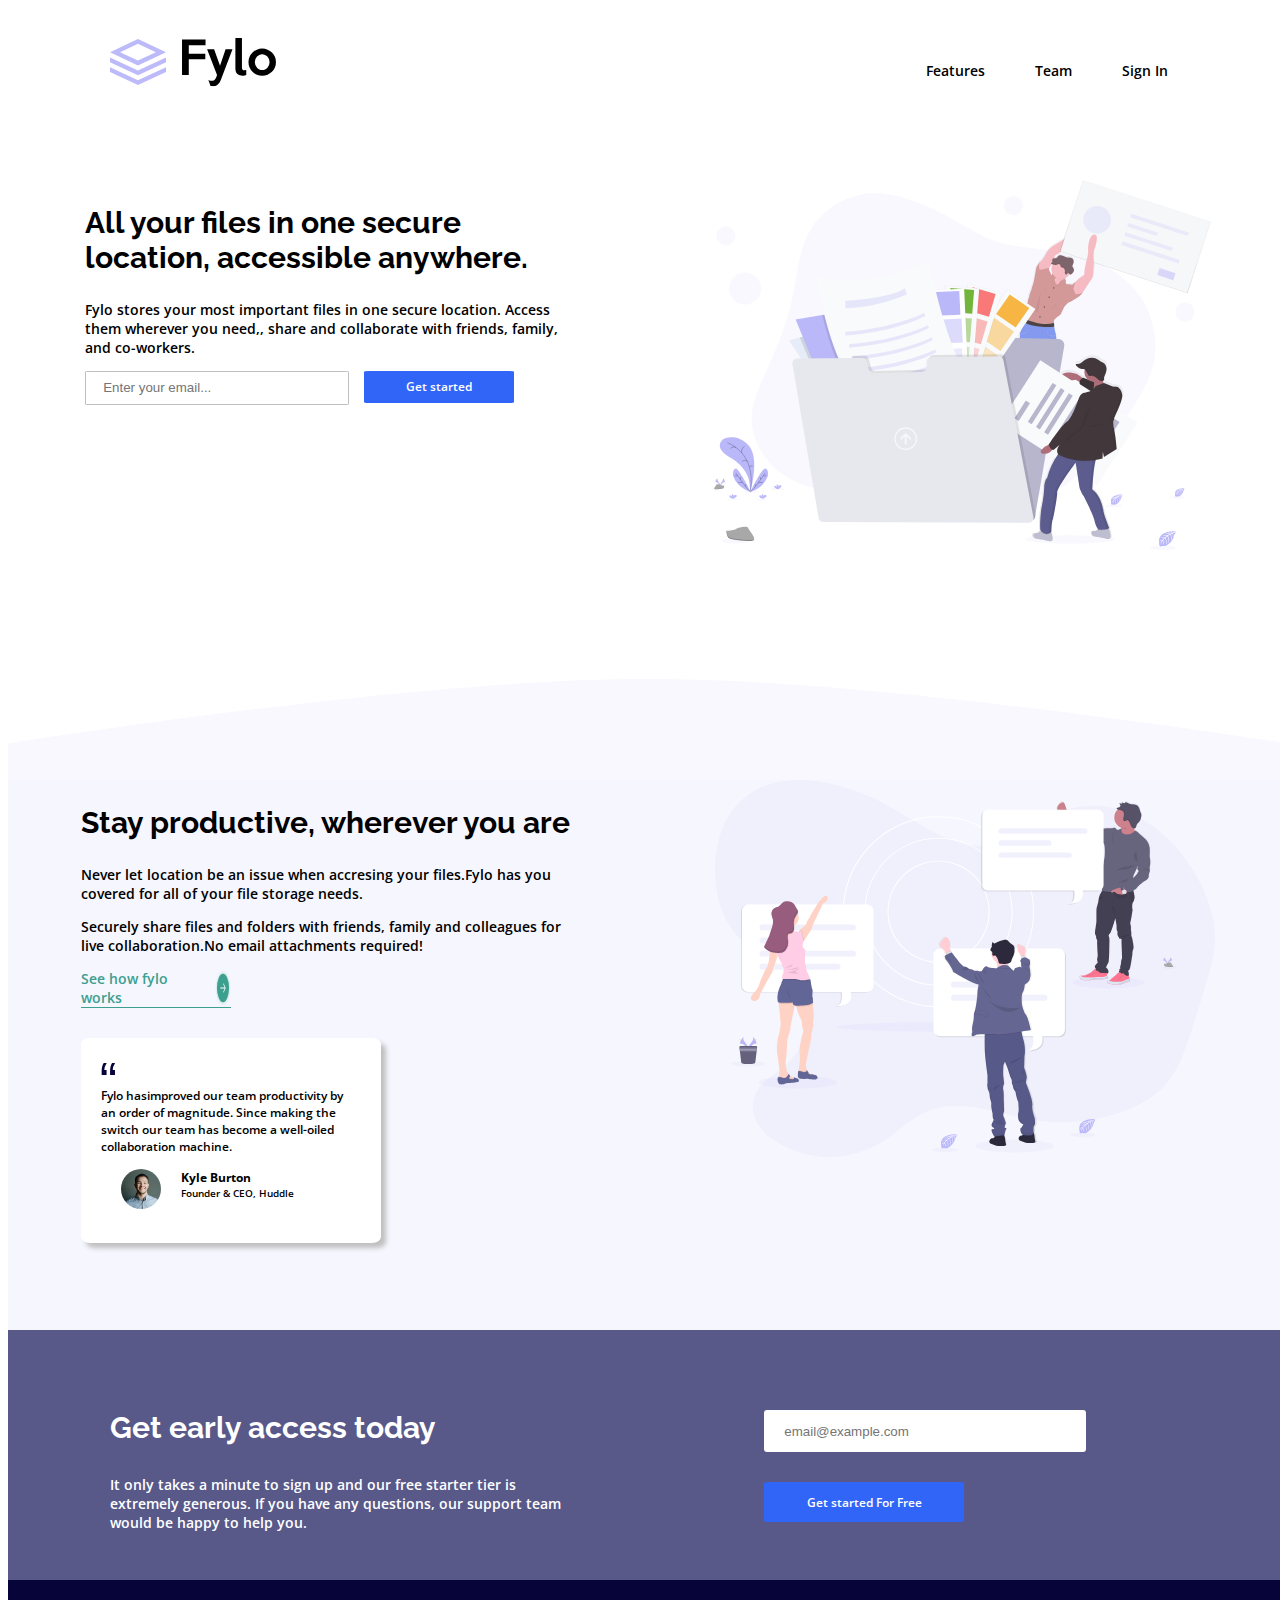
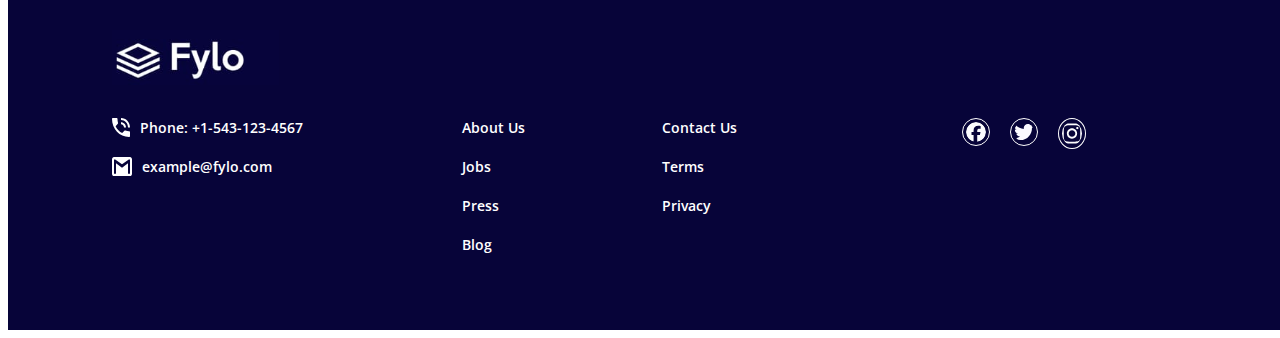
<file: pages/landing.html>
<!DOCTYPE html>
<html lang="en">
  <head>
    <meta charset="UTF-8" />
    <meta name="viewport" content="width=device-width, initial-scale=1.0" />
    <title>Landing page</title>
    <meta name="viewport" content="width=device-width, initial-scale=1">
    <link
      href="https://fonts.googleapis.com/css2?family=Montserrat:ital,wght@0,100..900;1,100..900&family=Raleway:ital,wght@0,100..900;1,100..900&display=swap"
      rel="stylesheet"
    />
    <link
      href="https://fonts.googleapis.com/css2?family=Montserrat:ital,wght@0,100..900;1,100..900&family=Open+Sans:ital,wght@0,300..800;1,300..800&family=Raleway:ital,wght@0,100..900;1,100..900&display=swap"
      rel="stylesheet"
    />
    <link rel="stylesheet" href="../styles/index.css"/>
  </head>
  <body>
    <main>
        <div >
      <img src="../images/logo.svg"style="margin-top:30px;margin-left:8%;">
      <ul class="header">
        <li><a href="#">Features</a></li>
        <li><a href="#">Team</a></li>
        <li><a href="#">Sign In</a></li>
      </ul>
    </div>

    <article class="myfirst-container">
        <div class="first-article">
        <h2>
          All your files in one secure <br />location, accessible anywhere.
        </h2>
        <p>
          Fylo stores your most important files in one secure location.
          Access<br />them wherever you need,, share and collaborate with
          friends, family,<br />and co-workers.
        </p>
        <form id="start">
          <input type="email" id="email" placeholder="  Enter your email... "/>
          <button>Get started</button>
        </form>
        </div>
        <div class="first-image">
            <img src= "../images/illustration-1.svg"style="width:500px;">
        </div>
      </article>

    <article class="mysecond-container">
        <div class="first">
        <h2>Stay productive, wherever you are</h2>
        <p>
          Never let location be an issue when accresing your files.Fylo has
          you<br />
          covered for all of your file storage needs.
        </p>
        <p>
          Securely share files and folders with friends, family and colleagues
          for<br />
          live collaboration.No email attachments required!
        </p>
        <a class="green" href="#"
          >See how fylo works <img src="../images/icon-arrow.svg"/></a>
        <section class="founder">
          <img src="../images/icon-quotes.svg"style=width:15px;padding-left:20px;padding-bottom:10px;>
          <span>
            Fylo hasimproved our team productivity by<br />
            an order of magnitude. Since making the<br />
            switch our team has become a well-oiled<br />
            collaboration machine.
        </span>
          <ul>
            <img
              src="../images/avatar-testimonial.jpg"
              style="
                border-radius: 50%;
                width: 40px;
                height: 40px;
                float: left;
                margin-right: 20px;
              "
            />
            <li id="name">Kyle Burton</li>
            <li id="function">Founder & CEO, Huddle</li>
          </ul>
        </section>
        </div>

        <div class="second">
            <img src="../images/illustration-2.svg"style="width:500px;">
        </div>
    </article>

      <article class="mythird-container">
        <div>
          <h3>Get early access today</h3>
          <span
            >It only takes a minute to sign up and our free starter tier is<br />extremely
            generous. If you have any questions, our support team<br />would be
            happy to help you.</span>
        </div> 
        <form id="end">
          <input type="email" id="email" placeholder="email@example.com " />
          <button>Get started For Free</button>
        </form>
      </article>

      <article class="mylast-container">
        <img src="../images/logofylo.PNG" style="padding-left: 40px;">
        <section>
          <ul id="icons">
            <li><img src="../images/icon-phone.svg" /> Phone: +1-543-123-4567</li>
            <li><img src="../images/icon-email.svg" /> example@fylo.com</li>
          </ul>
          <ul id="list">
            <li>About Us</li>
            <li>Jobs</li>
            <li>Press</li>
            <li>Blog</li>
          </ul>
          <ul id="secondlist">
            <li>Contact Us </li>
            <li>Terms</li>
            <li>Privacy</li>
          </ul>
          <ul id="social">
            <a href="#"><img src="../images/facebook (1).svg" style="width:20px;border: 1px solid white; border-radius: 50%;padding:3px;"></a>
            <a href="#"><img src="../images/twitter (1).svg" style="width: 20px;border: 1px solid white; border-radius: 50%;padding:3px;"></a>
            <a href="#"><img src="../images/instagram.svg" style="width: 20px;border: 1px solid white; border-radius: 50%;padding:3px;"></a> 
          </ul>
        </section>
        </div>
    </article>
    </main>
  </body>
</html>
</file>
<file: styles/index.css>
body{
    width: 100%;
}
ul a, ul{
    list-style: none;
    text-decoration: none;
}
ul.header{
    display: flex;
    flex-direction: row;
    justify-content: flex-end;
    gap:50px;
    padding-right: 120px;
    margin-top: -30px;
}
ul a{
    color:black;
}
article.myfirst-container,article.mysecond-container{
    display: flex;
    flex-direction: row;
    justify-content: space-around;
}

article.myfirst-container{
    margin-top: 100px;
    height: 600px;
    background-image: url(../images/bg-curve-desktop.svg);
    background-size: 100%;
    width: 100%;
    background-repeat: no-repeat;
    background-position: center bottom;

}

form#start input{
    width: 250px;
    height: 30px;
    border-radius:2%;
    border:1px solid hsl(0, 0%, 75%);
    padding-left: 10px;
}
form#start input:hover, form#end input:hover{
    border: 1px solid red;
}
form#start button{
    background-color:hsl(224, 93%, 58%);
    border:none;
    color:white;
    width: 150px;
    height: 32px;
    border-radius: 3%;
    font-size:12px
}
form button:hover{
    cursor: pointer;
}
form#start button:hover{
    box-shadow: 3px 3px 3px rgb(220, 217, 217);
}

form#start{
    display: flex;
    flex-direction: row;
    gap:15px;
}
a.green{
    color:hsl(170, 45%, 43%);
    text-decoration: none;
    border-bottom: 1px solid hsl(170, 45%, 43%);
    display:flex;
    flex-direction: row;
    gap:4px;
    width: 150px;
}
a.green:hover{
        color:hwb(170 4% 11%);
        border-bottom: 1px solid hwb(170 4% 11%);
}

article.mysecond-container{
    background-color: hsl(240, 75%, 98%);
    height: 550px;
}

section.founder{
    font-size: 12px;
    margin-top: 30px;
    background-color: white;
    width: 300px;
    height: 180px;
    border-radius: 3%;
    padding-top: 25px;
    display:flex;
    flex-direction: column;
    box-shadow: 5px 5px 5px hsl(0, 0%, 75%);
}
section.founder span{
    font-size: 12px;
    justify-content: center;
    padding-left: 20px;
}

li#name{
    font-size: 12px;
    font-weight: 700;
}
li#function{
    font-size: 10px;
}
h2,h3{
    font-family: "Raleway", sans-serif;
    font-size: 30px;
}
p, ul, span, a, button{
    font-family:"Open Sans", sans-serif; 
    font-size: 14px;
    font-weight: 600;
}
article.mythird-container{
    background-color: hsl(238, 22%, 44%);
    color:white;
    height: 200px;
    padding-top: 50px;
    padding-right: 100px;
    display: flex;
    flex-direction: row;
    justify-content: space-around;
}
form#end input{
    width: 300px;
    height: 40px;
    border-radius: 3px;
    border: none;
    padding-left: 20px;
}
form#end button{
    width: 200px;
    height: 40px;
    border-radius: 3%;
    border:none;
    background-color: hsl(224, 93%, 58%);
    color: white;
    font-size:12px;
}
form#end{
    display: flex;
    flex-direction: column;
    justify-content: flex-start;
    align-items:flex-start;
    gap:30px;
    padding-top:30px;
   
}
article.mylast-container{
    background-color: hsl(243, 87%, 12%);
    height: 300px;  
    padding-top: 50px;
    padding-left: 5%;
}
article.mylast-container section{
    color: white;
    display: grid;
    grid-template-columns: 350px 200px 300px 300px;
    padding-top: 15px;
}
ul#icons, ul#list, ul#secondlist{
    display: flex;
    flex-direction: column;
    gap: 20px;
}
ul#icons li{
    display: flex;
    flex-direction: row;
    gap:10px;
}
ul#social{
    display: flex;
    flex-direction: row;
    gap:20px;
}
ul#icons li:hover,ul#list li:hover,ul#secondlist li:hover, ul#social:hover{
    color:rgb(101, 101, 182);
    cursor: pointer;
}
</file>
